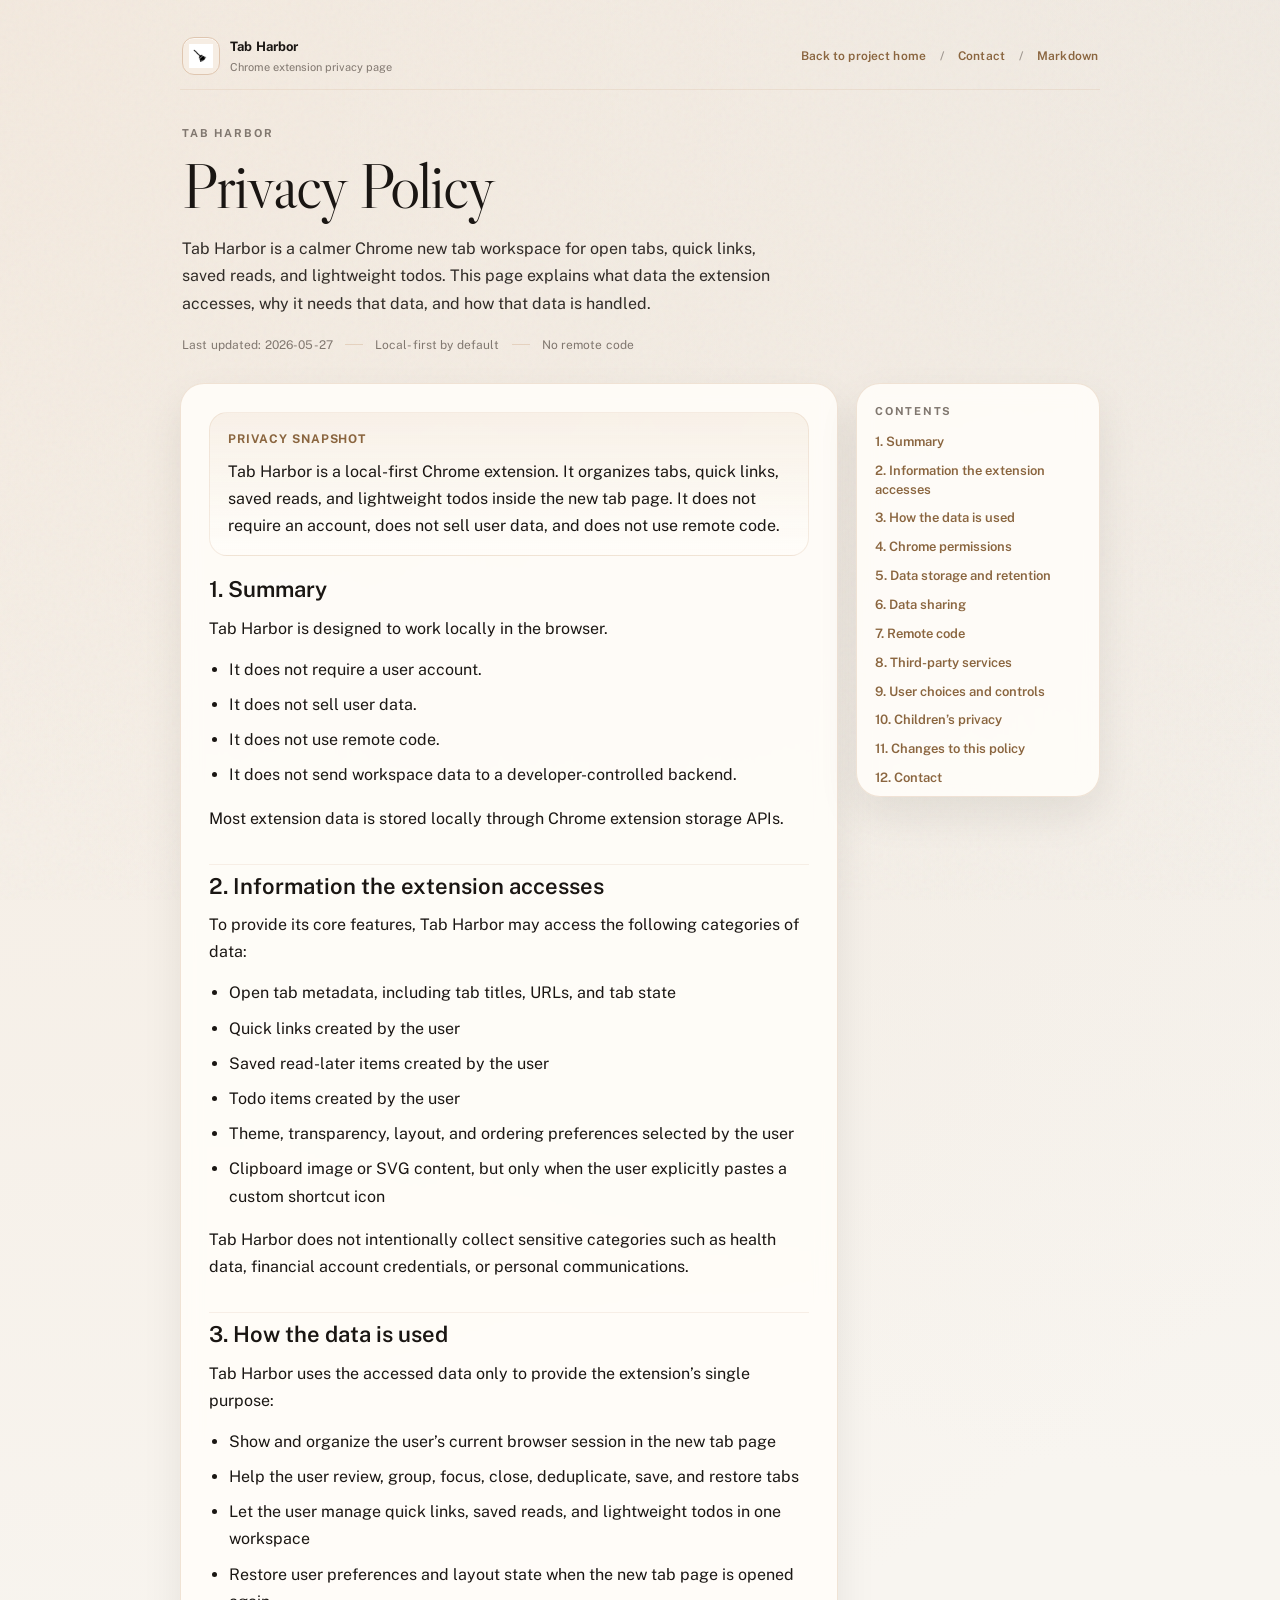
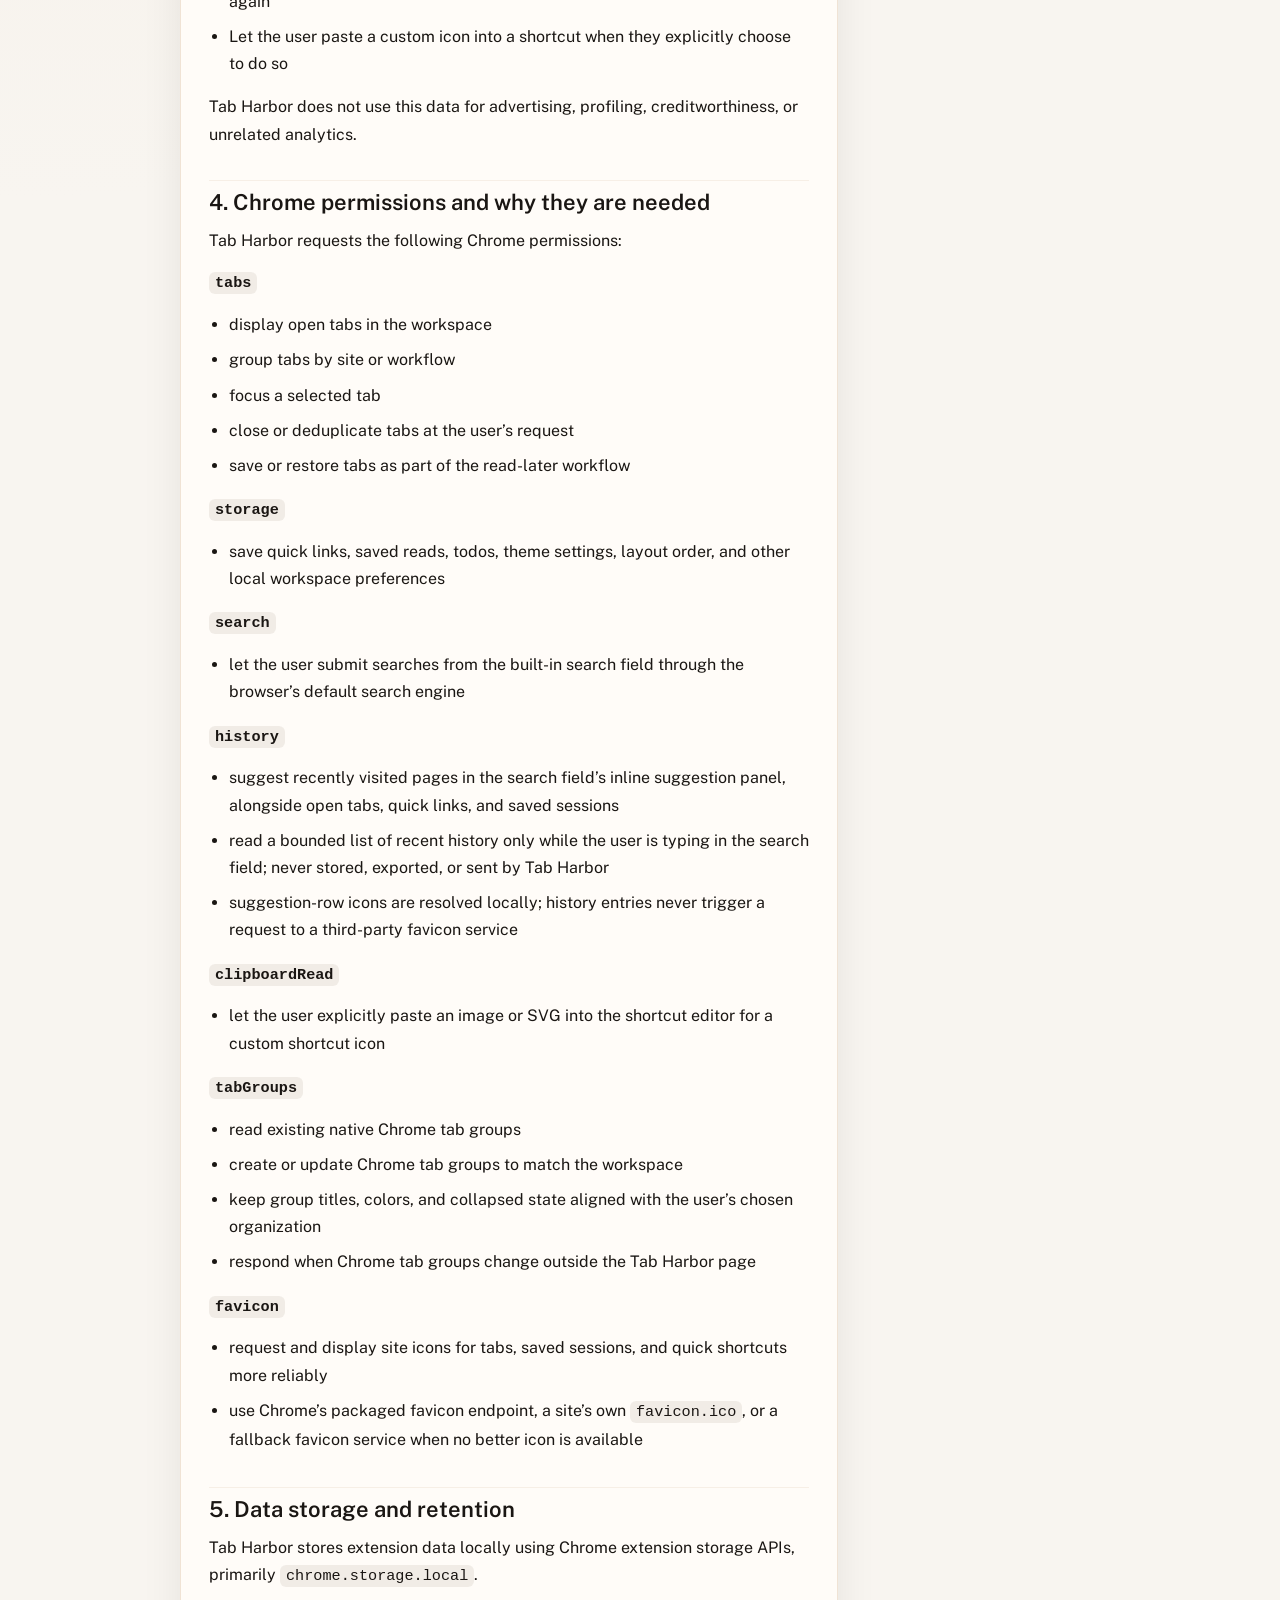
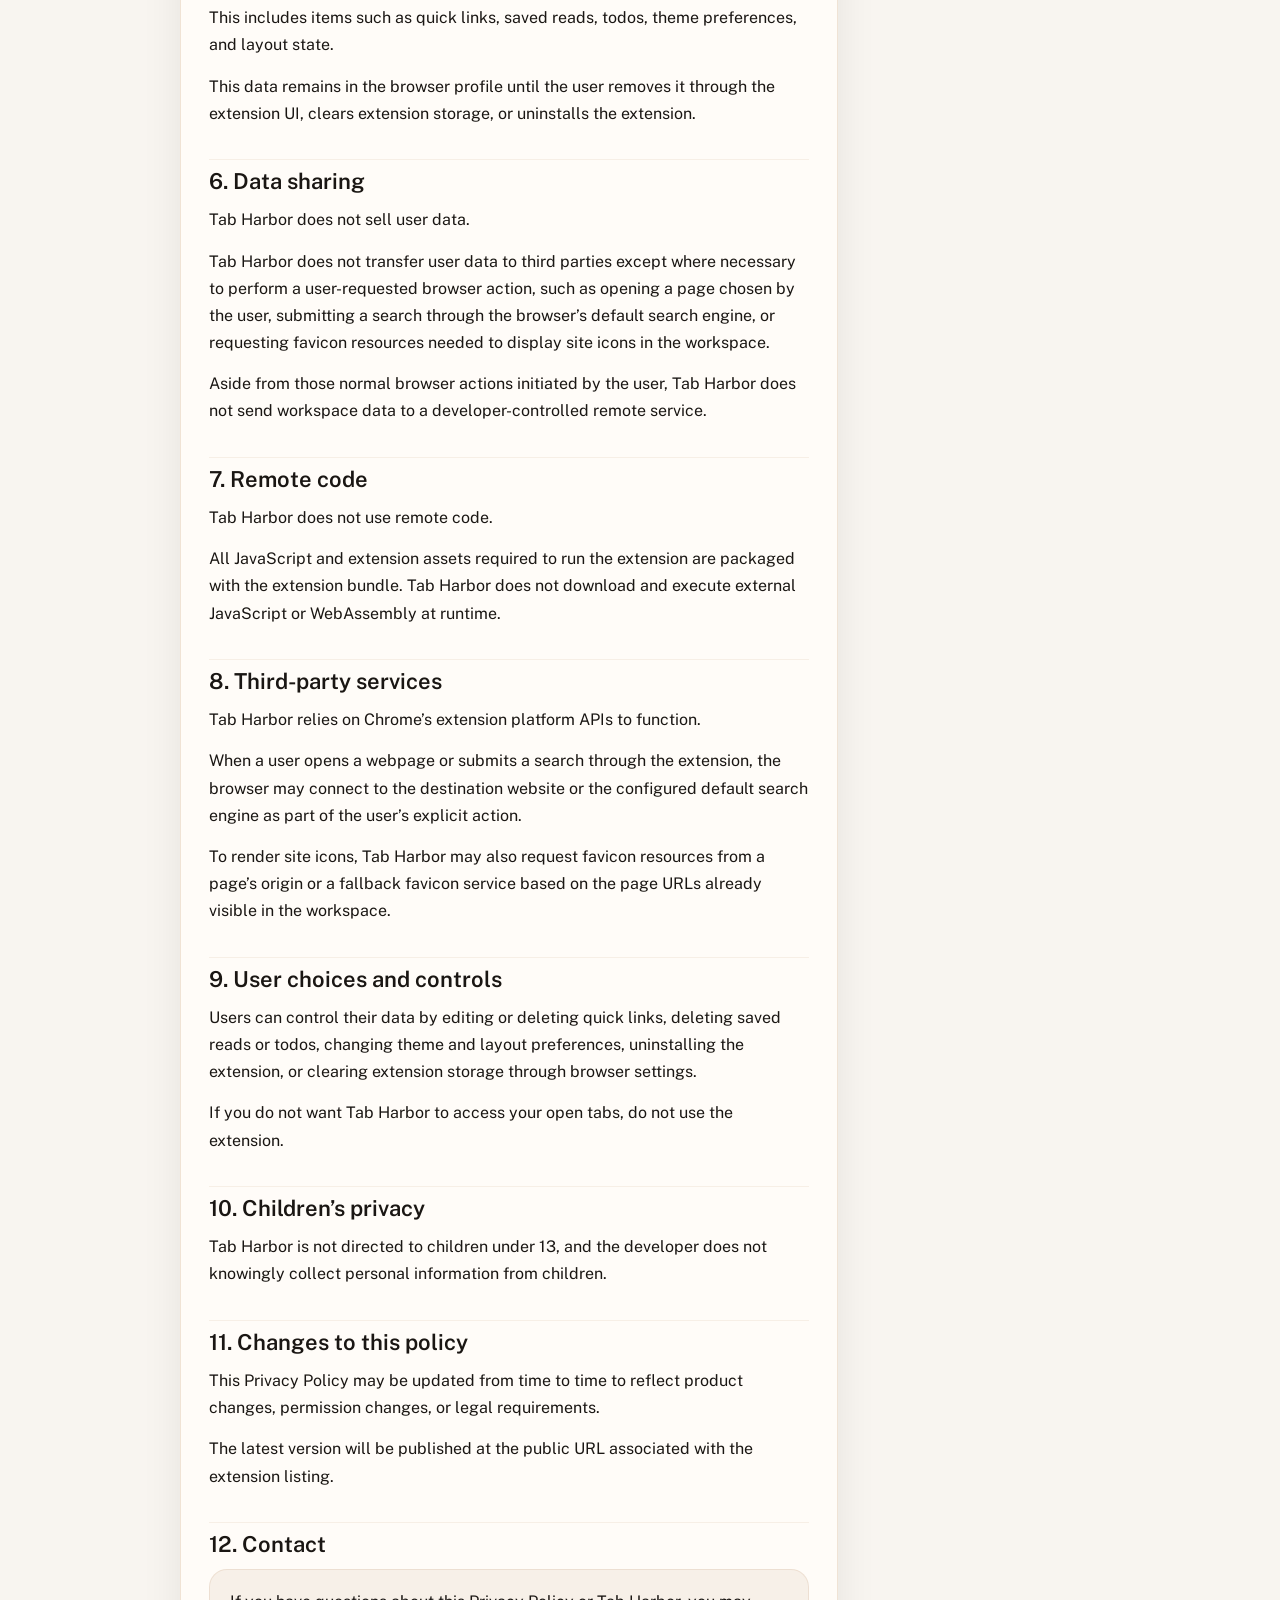
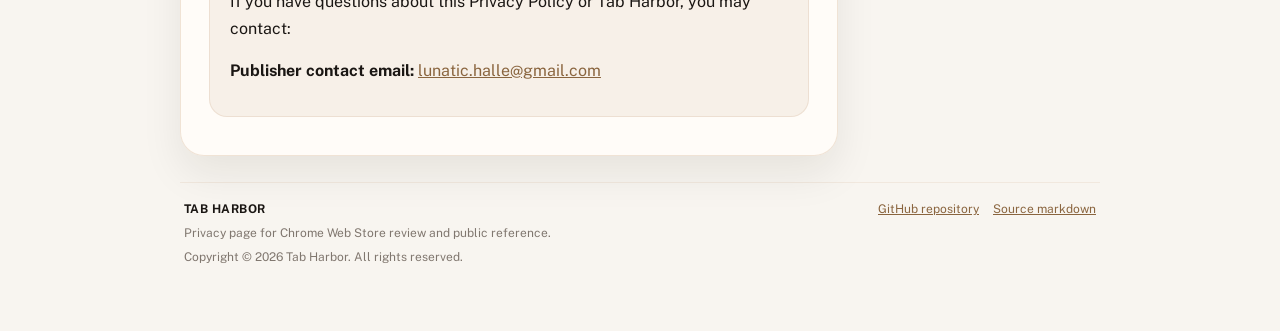
<file: privacy.html>
<!DOCTYPE html>
<html lang="en">
<head>
  <meta charset="UTF-8">
  <meta name="viewport" content="width=device-width, initial-scale=1.0">
  <title>Tab Harbor Privacy Policy</title>
  <meta name="description" content="Privacy Policy for Tab Harbor, a calmer Chrome new tab workspace for tabs, quick links, saved reads, and lightweight todos.">
  <link rel="preconnect" href="https://fonts.googleapis.com">
  <link rel="preconnect" href="https://fonts.gstatic.com" crossorigin>
  <link href="https://fonts.googleapis.com/css2?family=Libre+Caslon+Display&family=Public+Sans:wght@400;500;600;700&display=swap" rel="stylesheet">
  <style>
    :root {
      --ink: #1a1613;
      --paper: #f8f5f0;
      --card: #fffdf9;
      --warm-gray: #e8e2da;
      --muted: #80776f;
      --accent: #8a653f;
      --accent-soft: #f2e7db;
      --accent-border: #d4b396;
      --shadow: 0 18px 42px rgba(26, 22, 19, 0.08);
      --line: rgba(212, 179, 150, 0.24);
    }

    * {
      box-sizing: border-box;
    }

    body {
      margin: 0;
      font-family: "Public Sans", sans-serif;
      color: var(--ink);
      background:
        radial-gradient(circle at top left, rgba(242, 231, 219, 0.8), transparent 34%),
        radial-gradient(circle at top right, rgba(232, 226, 218, 0.55), transparent 28%),
        var(--paper);
      line-height: 1.7;
    }

    body::before {
      content: "";
      position: fixed;
      inset: 0;
      pointer-events: none;
      opacity: 0.04;
      background-image: url("data:image/svg+xml,%3Csvg viewBox='0 0 256 256' xmlns='http://www.w3.org/2000/svg'%3E%3Cfilter id='noise'%3E%3CfeTurbulence type='fractalNoise' baseFrequency='0.85' numOctaves='4' stitchTiles='stitch'/%3E%3C/filter%3E%3Crect width='100%25' height='100%25' filter='url(%23noise)'/%3E%3C/svg%3E");
    }

    .page {
      width: min(920px, calc(100vw - 32px));
      margin: 0 auto;
      padding: 36px 0 72px;
      position: relative;
      z-index: 1;
    }

    .topbar {
      display: flex;
      align-items: center;
      justify-content: space-between;
      gap: 16px;
      margin-bottom: 28px;
      padding: 0 2px 12px;
      border-bottom: 1px solid var(--line);
    }

    .brandmark {
      display: inline-flex;
      align-items: center;
      gap: 10px;
      min-width: 0;
      color: var(--ink);
      text-decoration: none;
    }

    .brandmark-badge {
      width: 38px;
      height: 38px;
      border-radius: 12px;
      background: color-mix(in srgb, var(--accent-soft) 72%, var(--card) 28%);
      border: 1px solid color-mix(in srgb, var(--accent-border) 74%, var(--card) 26%);
      display: inline-flex;
      align-items: center;
      justify-content: center;
      box-shadow: inset 0 1px 0 rgba(255, 255, 255, 0.5);
      flex-shrink: 0;
      overflow: hidden;
    }

    .brandmark-badge img {
      width: 24px;
      height: 24px;
      display: block;
    }

    .brandmark-text {
      display: flex;
      flex-direction: column;
      min-width: 0;
    }

    .brandmark-title {
      font-size: 13px;
      font-weight: 700;
      letter-spacing: 0.01em;
    }

    .brandmark-meta {
      font-size: 11px;
      color: var(--muted);
    }

    .topbar-links {
      display: flex;
      flex-wrap: wrap;
      gap: 10px 14px;
      justify-content: flex-end;
    }

    .topbar-link {
      display: inline-flex;
      align-items: center;
      color: var(--accent);
      text-decoration: none;
      font-size: 12px;
      font-weight: 600;
      letter-spacing: 0.01em;
    }

    .topbar-link + .topbar-link::before {
      content: "/";
      margin-right: 14px;
      color: color-mix(in srgb, var(--muted) 76%, var(--paper) 24%);
    }

    .hero {
      padding: 6px 2px 28px;
    }

    .eyebrow {
      margin: 0 0 14px;
      font-size: 11px;
      letter-spacing: 0.18em;
      text-transform: uppercase;
      color: var(--muted);
      font-weight: 700;
    }

    h1 {
      margin: 0;
      font-family: "Libre Caslon Display", serif;
      font-size: clamp(42px, 7vw, 64px);
      line-height: 0.95;
      font-weight: 400;
      letter-spacing: -0.03em;
    }

    .subtitle {
      margin: 18px 0 0;
      max-width: 60ch;
      font-size: 16px;
      color: color-mix(in srgb, var(--ink) 78%, var(--muted) 22%);
    }

    .meta {
      display: flex;
      flex-wrap: wrap;
      gap: 8px 12px;
      margin-top: 18px;
      color: var(--muted);
      font-size: 12px;
      letter-spacing: 0.01em;
    }

    .meta-item {
      display: inline-flex;
      align-items: center;
      gap: 12px;
    }

    .meta-item + .meta-item::before {
      content: "";
      width: 18px;
      height: 1px;
      background: rgba(212, 179, 150, 0.45);
      transform: translateY(-1px);
    }

    .layout {
      display: grid;
      grid-template-columns: minmax(0, 1fr) 244px;
      gap: 18px;
      align-items: start;
    }

    .card {
      background: rgba(255, 253, 249, 0.9);
      border: 1px solid rgba(212, 179, 150, 0.35);
      border-radius: 24px;
      box-shadow: var(--shadow);
      padding: 28px 28px 12px;
      backdrop-filter: blur(10px);
    }

    .toc-card {
      position: sticky;
      top: 18px;
      padding: 18px 18px 8px;
    }

    .toc-title {
      margin: 0 0 12px;
      font-size: 11px;
      letter-spacing: 0.16em;
      text-transform: uppercase;
      color: var(--muted);
      font-weight: 700;
    }

    .toc {
      display: grid;
      gap: 10px;
    }

    .toc a {
      color: var(--accent);
      text-decoration: none;
      font-size: 13px;
      font-weight: 600;
      line-height: 1.45;
    }

    .toc a:hover,
    .toc a:focus-visible {
      text-decoration: underline;
      text-underline-offset: 3px;
    }

    section {
      padding-bottom: 18px;
      margin-bottom: 8px;
      border-bottom: 1px solid rgba(212, 179, 150, 0.18);
    }

    section:last-of-type {
      border-bottom: none;
    }

    h2 {
      margin: 0 0 12px;
      font-size: 22px;
      line-height: 1.2;
      font-weight: 600;
      color: var(--ink);
    }

    .legal-note {
      margin: 0 0 20px;
      padding: 16px 18px;
      border-radius: 18px;
      border: 1px solid rgba(212, 179, 150, 0.24);
      background: linear-gradient(180deg, rgba(242, 231, 219, 0.54), rgba(255, 253, 249, 0.78));
    }

    .legal-note-title {
      margin: 0 0 8px;
      font-size: 12px;
      font-weight: 700;
      letter-spacing: 0.08em;
      text-transform: uppercase;
      color: var(--accent);
    }

    .legal-note p:last-child {
      margin-bottom: 0;
    }

    p {
      margin: 0 0 14px;
    }

    ul {
      margin: 0 0 16px;
      padding-left: 20px;
    }

    li {
      margin-bottom: 8px;
    }

    code {
      font-family: ui-monospace, SFMono-Regular, Menlo, monospace;
      font-size: 0.95em;
      background: rgba(232, 226, 218, 0.6);
      padding: 2px 6px;
      border-radius: 6px;
    }

    .contact {
      margin-top: 10px;
      padding: 18px 20px;
      border-radius: 18px;
      background: color-mix(in srgb, var(--accent-soft) 58%, var(--card) 42%);
      border: 1px solid rgba(212, 179, 150, 0.28);
    }

    .footer {
      display: grid;
      grid-template-columns: minmax(0, 1fr) auto;
      gap: 14px 20px;
      margin-top: 26px;
      padding: 16px 4px 0;
      border-top: 1px solid rgba(212, 179, 150, 0.2);
      color: var(--muted);
      font-size: 12px;
    }

    .footer-brand {
      display: flex;
      flex-direction: column;
      gap: 4px;
      min-width: 0;
    }

    .footer-title {
      color: var(--ink);
      font-size: 12px;
      font-weight: 700;
      letter-spacing: 0.04em;
      text-transform: uppercase;
    }

    .footer-links {
      display: flex;
      flex-wrap: wrap;
      gap: 10px 14px;
      justify-content: flex-end;
    }

    a {
      color: var(--accent);
    }

    a:hover,
    a:focus-visible {
      text-underline-offset: 3px;
    }

    @media (max-width: 900px) {
      .layout {
        grid-template-columns: 1fr;
      }

      .toc-card {
        position: static;
        order: -1;
      }

      .toc {
        grid-template-columns: repeat(auto-fit, minmax(220px, 1fr));
        gap: 10px 16px;
      }
    }

    @media (max-width: 720px) {
      .page {
        width: min(100vw - 24px, 920px);
        padding: 22px 0 42px;
      }

      .card {
        padding: 22px 20px 8px;
        border-radius: 20px;
      }

      .subtitle {
        font-size: 15px;
      }

      .topbar {
        padding-bottom: 12px;
        align-items: flex-start;
        flex-direction: column;
      }

      .topbar-links {
        justify-content: flex-start;
      }

      .footer {
        grid-template-columns: 1fr;
      }

      .footer-links {
        justify-content: flex-start;
      }
    }
  </style>
</head>
<body>
  <main class="page">
    <div class="topbar">
      <a class="brandmark" href="https://github.com/V-IOLE-T/tab-harbor" target="_blank" rel="noreferrer">
        <span class="brandmark-badge" aria-hidden="true">
          <img src="extension/icons/icon128.png" alt="">
        </span>
        <span class="brandmark-text">
          <span class="brandmark-title">Tab Harbor</span>
          <span class="brandmark-meta">Chrome extension privacy page</span>
        </span>
      </a>
      <div class="topbar-links">
        <a class="topbar-link" href="https://github.com/V-IOLE-T/tab-harbor" target="_blank" rel="noreferrer">Back to project home</a>
        <a class="topbar-link" href="#contact">Contact</a>
        <a class="topbar-link" href="https://github.com/V-IOLE-T/tab-harbor/blob/main/PRIVACY.md" target="_blank" rel="noreferrer">Markdown</a>
      </div>
    </div>

    <header class="hero">
      <p class="eyebrow">Tab Harbor</p>
      <h1>Privacy Policy</h1>
      <p class="subtitle">
        Tab Harbor is a calmer Chrome new tab workspace for open tabs, quick links, saved reads, and lightweight todos.
        This page explains what data the extension accesses, why it needs that data, and how that data is handled.
      </p>
      <div class="meta" aria-label="Policy metadata">
        <span class="meta-item">Last updated: 2026-05-27</span>
        <span class="meta-item">Local-first by default</span>
        <span class="meta-item">No remote code</span>
      </div>
    </header>

    <div class="layout">
      <article class="card">
        <div class="legal-note">
          <p class="legal-note-title">Privacy Snapshot</p>
          <p>Tab Harbor is a local-first Chrome extension. It organizes tabs, quick links, saved reads, and lightweight todos inside the new tab page. It does not require an account, does not sell user data, and does not use remote code.</p>
        </div>

        <section id="summary">
          <h2>1. Summary</h2>
          <p>Tab Harbor is designed to work locally in the browser.</p>
          <ul>
            <li>It does not require a user account.</li>
            <li>It does not sell user data.</li>
            <li>It does not use remote code.</li>
            <li>It does not send workspace data to a developer-controlled backend.</li>
          </ul>
          <p>Most extension data is stored locally through Chrome extension storage APIs.</p>
        </section>

        <section id="data-accessed">
          <h2>2. Information the extension accesses</h2>
          <p>To provide its core features, Tab Harbor may access the following categories of data:</p>
          <ul>
            <li>Open tab metadata, including tab titles, URLs, and tab state</li>
            <li>Quick links created by the user</li>
            <li>Saved read-later items created by the user</li>
            <li>Todo items created by the user</li>
            <li>Theme, transparency, layout, and ordering preferences selected by the user</li>
            <li>Clipboard image or SVG content, but only when the user explicitly pastes a custom shortcut icon</li>
          </ul>
          <p>Tab Harbor does not intentionally collect sensitive categories such as health data, financial account credentials, or personal communications.</p>
        </section>

        <section id="data-use">
          <h2>3. How the data is used</h2>
          <p>Tab Harbor uses the accessed data only to provide the extension’s single purpose:</p>
          <ul>
            <li>Show and organize the user’s current browser session in the new tab page</li>
            <li>Help the user review, group, focus, close, deduplicate, save, and restore tabs</li>
            <li>Let the user manage quick links, saved reads, and lightweight todos in one workspace</li>
            <li>Restore user preferences and layout state when the new tab page is opened again</li>
            <li>Let the user paste a custom icon into a shortcut when they explicitly choose to do so</li>
          </ul>
          <p>Tab Harbor does not use this data for advertising, profiling, creditworthiness, or unrelated analytics.</p>
        </section>

        <section id="permissions">
          <h2>4. Chrome permissions and why they are needed</h2>
          <p>Tab Harbor requests the following Chrome permissions:</p>
          <p><strong><code>tabs</code></strong></p>
          <ul>
            <li>display open tabs in the workspace</li>
            <li>group tabs by site or workflow</li>
            <li>focus a selected tab</li>
            <li>close or deduplicate tabs at the user’s request</li>
            <li>save or restore tabs as part of the read-later workflow</li>
          </ul>
          <p><strong><code>storage</code></strong></p>
          <ul>
            <li>save quick links, saved reads, todos, theme settings, layout order, and other local workspace preferences</li>
          </ul>
          <p><strong><code>search</code></strong></p>
          <ul>
            <li>let the user submit searches from the built-in search field through the browser’s default search engine</li>
          </ul>
          <p><strong><code>history</code></strong></p>
          <ul>
            <li>suggest recently visited pages in the search field’s inline suggestion panel, alongside open tabs, quick links, and saved sessions</li>
            <li>read a bounded list of recent history only while the user is typing in the search field; never stored, exported, or sent by Tab Harbor</li>
            <li>suggestion-row icons are resolved locally; history entries never trigger a request to a third-party favicon service</li>
          </ul>
          <p><strong><code>clipboardRead</code></strong></p>
          <ul>
            <li>let the user explicitly paste an image or SVG into the shortcut editor for a custom shortcut icon</li>
          </ul>
          <p><strong><code>tabGroups</code></strong></p>
          <ul>
            <li>read existing native Chrome tab groups</li>
            <li>create or update Chrome tab groups to match the workspace</li>
            <li>keep group titles, colors, and collapsed state aligned with the user’s chosen organization</li>
            <li>respond when Chrome tab groups change outside the Tab Harbor page</li>
          </ul>
          <p><strong><code>favicon</code></strong></p>
          <ul>
            <li>request and display site icons for tabs, saved sessions, and quick shortcuts more reliably</li>
            <li>use Chrome’s packaged favicon endpoint, a site’s own <code>favicon.ico</code>, or a fallback favicon service when no better icon is available</li>
          </ul>
        </section>

        <section id="storage">
          <h2>5. Data storage and retention</h2>
          <p>Tab Harbor stores extension data locally using Chrome extension storage APIs, primarily <code>chrome.storage.local</code>.</p>
          <p>This includes items such as quick links, saved reads, todos, theme preferences, and layout state.</p>
          <p>This data remains in the browser profile until the user removes it through the extension UI, clears extension storage, or uninstalls the extension.</p>
        </section>

        <section id="sharing">
          <h2>6. Data sharing</h2>
          <p>Tab Harbor does not sell user data.</p>
          <p>Tab Harbor does not transfer user data to third parties except where necessary to perform a user-requested browser action, such as opening a page chosen by the user, submitting a search through the browser’s default search engine, or requesting favicon resources needed to display site icons in the workspace.</p>
          <p>Aside from those normal browser actions initiated by the user, Tab Harbor does not send workspace data to a developer-controlled remote service.</p>
        </section>

        <section id="remote-code">
          <h2>7. Remote code</h2>
          <p>Tab Harbor does not use remote code.</p>
          <p>All JavaScript and extension assets required to run the extension are packaged with the extension bundle. Tab Harbor does not download and execute external JavaScript or WebAssembly at runtime.</p>
        </section>

        <section id="third-party">
          <h2>8. Third-party services</h2>
          <p>Tab Harbor relies on Chrome’s extension platform APIs to function.</p>
          <p>When a user opens a webpage or submits a search through the extension, the browser may connect to the destination website or the configured default search engine as part of the user’s explicit action.</p>
          <p>To render site icons, Tab Harbor may also request favicon resources from a page’s origin or a fallback favicon service based on the page URLs already visible in the workspace.</p>
        </section>

        <section id="choices">
          <h2>9. User choices and controls</h2>
          <p>Users can control their data by editing or deleting quick links, deleting saved reads or todos, changing theme and layout preferences, uninstalling the extension, or clearing extension storage through browser settings.</p>
          <p>If you do not want Tab Harbor to access your open tabs, do not use the extension.</p>
        </section>

        <section id="children">
          <h2>10. Children’s privacy</h2>
          <p>Tab Harbor is not directed to children under 13, and the developer does not knowingly collect personal information from children.</p>
        </section>

        <section id="changes">
          <h2>11. Changes to this policy</h2>
          <p>This Privacy Policy may be updated from time to time to reflect product changes, permission changes, or legal requirements.</p>
          <p>The latest version will be published at the public URL associated with the extension listing.</p>
        </section>

        <section id="contact">
          <h2>12. Contact</h2>
          <div class="contact">
            <p>If you have questions about this Privacy Policy or Tab Harbor, you may contact:</p>
            <p><strong>Publisher contact email:</strong> <a href="mailto:lunatic.halle@gmail.com">lunatic.halle@gmail.com</a></p>
          </div>
        </section>
      </article>

      <aside class="card toc-card">
        <p class="toc-title">Contents</p>
        <nav class="toc" aria-label="Table of contents">
          <a href="#summary">1. Summary</a>
          <a href="#data-accessed">2. Information the extension accesses</a>
          <a href="#data-use">3. How the data is used</a>
          <a href="#permissions">4. Chrome permissions</a>
          <a href="#storage">5. Data storage and retention</a>
          <a href="#sharing">6. Data sharing</a>
          <a href="#remote-code">7. Remote code</a>
          <a href="#third-party">8. Third-party services</a>
          <a href="#choices">9. User choices and controls</a>
          <a href="#children">10. Children’s privacy</a>
          <a href="#changes">11. Changes to this policy</a>
          <a href="#contact">12. Contact</a>
        </nav>
      </aside>
    </div>

    <footer class="footer">
      <div class="footer-brand">
        <span class="footer-title">Tab Harbor</span>
        <span>Privacy page for Chrome Web Store review and public reference.</span>
        <span>Copyright © 2026 Tab Harbor. All rights reserved.</span>
      </div>
      <div class="footer-links">
        <a href="https://github.com/V-IOLE-T/tab-harbor" target="_blank" rel="noreferrer">GitHub repository</a>
        <a href="https://github.com/V-IOLE-T/tab-harbor/blob/main/PRIVACY.md" target="_blank" rel="noreferrer">Source markdown</a>
      </div>
    </footer>
  </main>
</body>
</html>
</file>
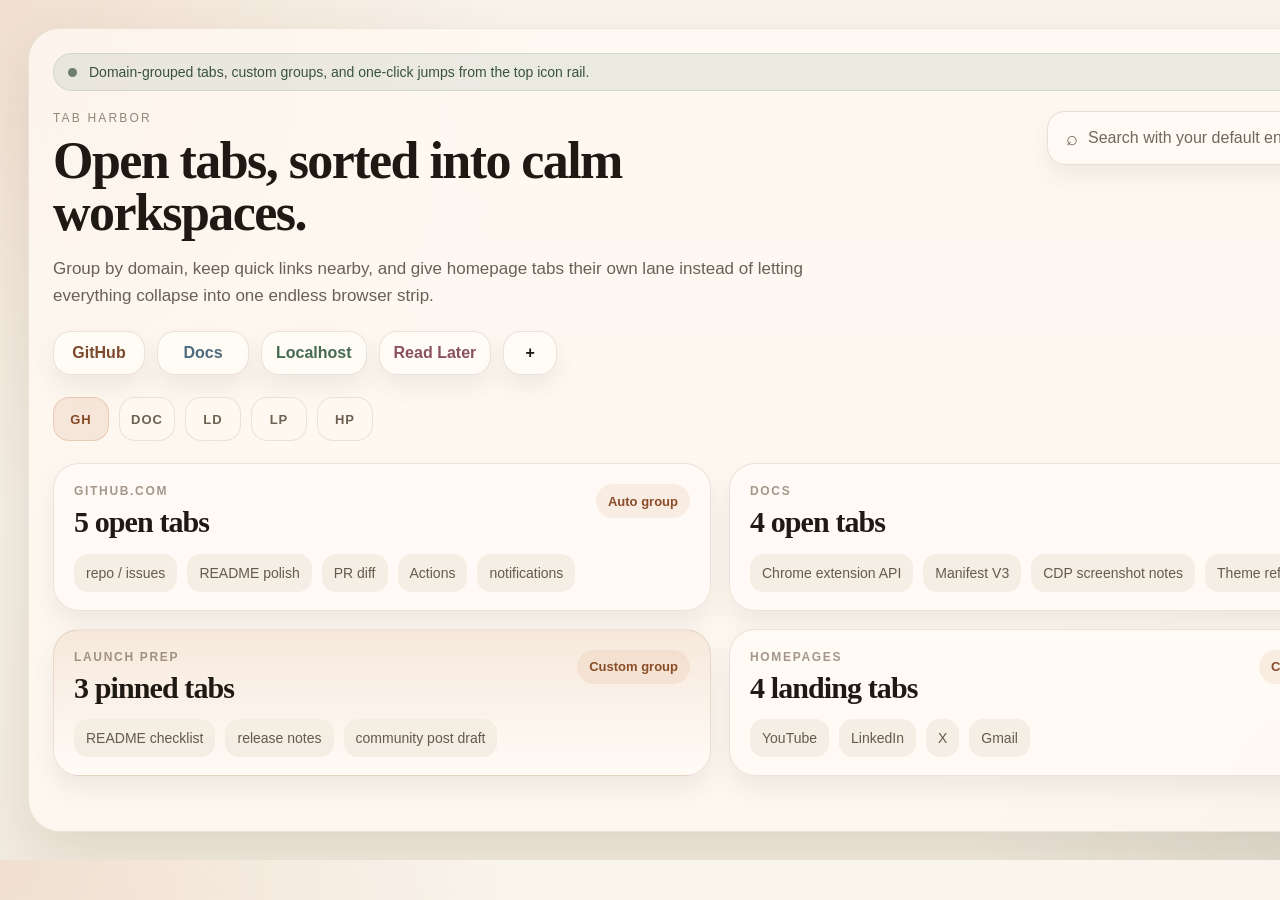
<file: assets/readme/mockups.html>
<!DOCTYPE html>
<html lang="en">
<head>
  <meta charset="UTF-8">
  <meta name="viewport" content="width=device-width, initial-scale=1.0">
  <title>Tab Harbor README Mockups</title>
  <link rel="stylesheet" href="./mockups.css">
</head>
<body>
  <main class="stage">
    <section class="scene" data-scene="overview">
      <div class="window">
        <div class="banner">
          <span class="banner-dot"></span>
          Domain-grouped tabs, custom groups, and one-click jumps from the top icon rail.
        </div>
        <header class="hero">
          <div>
            <p class="eyebrow">Tab Harbor</p>
            <h1>Open tabs, sorted into calm workspaces.</h1>
            <p class="subcopy">
              Group by domain, keep quick links nearby, and give homepage tabs their own lane instead of letting
              everything collapse into one endless browser strip.
            </p>
          </div>
          <div class="search">
            <span class="search-icon">⌕</span>
            <span>Search with your default engine...</span>
          </div>
        </header>

        <div class="shortcut-row">
          <span class="shortcut github">GitHub</span>
          <span class="shortcut docs">Docs</span>
          <span class="shortcut local">Localhost</span>
          <span class="shortcut read">Read Later</span>
          <span class="shortcut add">+</span>
        </div>

        <div class="icon-rail">
          <span class="rail-pill active">GH</span>
          <span class="rail-pill">DOC</span>
          <span class="rail-pill">LD</span>
          <span class="rail-pill">LP</span>
          <span class="rail-pill">HP</span>
        </div>

        <div class="content-grid">
          <article class="workspace-card">
            <div class="card-head">
              <div>
                <p class="label">github.com</p>
                <h2>5 open tabs</h2>
              </div>
              <span class="badge">Auto group</span>
            </div>
            <div class="chips">
              <span class="chip">repo / issues</span>
              <span class="chip">README polish</span>
              <span class="chip">PR diff</span>
              <span class="chip">Actions</span>
              <span class="chip">notifications</span>
            </div>
          </article>

          <article class="workspace-card">
            <div class="card-head">
              <div>
                <p class="label">Docs</p>
                <h2>4 open tabs</h2>
              </div>
              <span class="badge">Jump fast</span>
            </div>
            <div class="chips">
              <span class="chip">Chrome extension API</span>
              <span class="chip">Manifest V3</span>
              <span class="chip">CDP screenshot notes</span>
              <span class="chip">Theme reference</span>
            </div>
          </article>

          <article class="workspace-card accent">
            <div class="card-head">
              <div>
                <p class="label">Launch Prep</p>
                <h2>3 pinned tabs</h2>
              </div>
              <span class="badge">Custom group</span>
            </div>
            <div class="chips">
              <span class="chip">README checklist</span>
              <span class="chip">release notes</span>
              <span class="chip">community post draft</span>
            </div>
          </article>

          <article class="workspace-card">
            <div class="card-head">
              <div>
                <p class="label">Homepages</p>
                <h2>4 landing tabs</h2>
              </div>
              <span class="badge">Clean top bar</span>
            </div>
            <div class="chips">
              <span class="chip">YouTube</span>
              <span class="chip">LinkedIn</span>
              <span class="chip">X</span>
              <span class="chip">Gmail</span>
            </div>
          </article>
        </div>
      </div>
    </section>

    <section class="scene" data-scene="saved">
      <div class="window">
        <header class="hero compact">
          <div>
            <p class="eyebrow">Saved For Later</p>
            <h1>Turn “not now” tabs into an inbox.</h1>
          </div>
          <div class="drawer-tabs">
            <span class="drawer-tab active">Saved</span>
            <span class="drawer-tab">Todos</span>
          </div>
        </header>

        <div class="split-layout">
          <div class="left-stack">
            <article class="workspace-card">
              <div class="card-head">
                <div>
                  <p class="label">linux.do</p>
                  <h2>3 open tabs</h2>
                </div>
                <span class="badge">Community</span>
              </div>
              <div class="chips">
                <span class="chip">Extension feedback</span>
                <span class="chip">Showcase thread</span>
                <span class="chip">Launch notes</span>
              </div>
            </article>

            <article class="workspace-card">
              <div class="card-head">
                <div>
                  <p class="label">localhost</p>
                  <h2>2 active tabs</h2>
                </div>
                <span class="badge">:3000 / :5173</span>
              </div>
              <div class="chips">
                <span class="chip">preview build</span>
                <span class="chip">extension sandbox</span>
              </div>
            </article>
          </div>

          <aside class="drawer">
            <div class="drawer-header">
              <div>
                <p class="label">Saved for later</p>
                <h2>5 waiting reads</h2>
              </div>
              <span class="mini-action">Search</span>
            </div>

            <div class="list">
              <div class="list-item">
                <div class="checkbox"></div>
                <div>
                  <strong>Designing calm productivity surfaces</strong>
                  <p>Saved 2h ago · Medium</p>
                </div>
              </div>
              <div class="list-item">
                <div class="checkbox"></div>
                <div>
                  <strong>Chrome tabs API reference</strong>
                  <p>Saved yesterday · developer.chrome.com</p>
                </div>
              </div>
              <div class="list-item">
                <div class="checkbox"></div>
                <div>
                  <strong>Tab-out inspiration notes</strong>
                  <p>Saved yesterday · GitHub</p>
                </div>
              </div>
              <div class="list-item">
                <div class="checkbox"></div>
                <div>
                  <strong>README screenshot checklist</strong>
                  <p>Saved 3m ago · local note</p>
                </div>
              </div>
            </div>

            <div class="archive">
              <div class="archive-row">
                <span>Archive</span>
                <span>12 done</span>
              </div>
            </div>
          </aside>
        </div>
      </div>
    </section>

    <section class="scene" data-scene="todos">
      <div class="window">
        <header class="hero compact">
          <div>
            <p class="eyebrow">Tasks In Context</p>
            <h1>Keep todos where the tabs already live.</h1>
          </div>
          <div class="drawer-tabs">
            <span class="drawer-tab">Saved</span>
            <span class="drawer-tab active">Todos</span>
          </div>
        </header>

        <div class="split-layout">
          <div class="left-stack">
            <article class="workspace-card accent">
              <div class="card-head">
                <div>
                  <p class="label">Top icon rail</p>
                  <h2>One click to jump</h2>
                </div>
                <span class="badge">Focused navigation</span>
              </div>
              <div class="icon-rail left">
                <span class="rail-pill active">WK</span>
                <span class="rail-pill">DOC</span>
                <span class="rail-pill">GH</span>
                <span class="rail-pill">RD</span>
              </div>
              <div class="chips">
                <span class="chip">Work</span>
                <span class="chip">Docs</span>
                <span class="chip">GitHub</span>
                <span class="chip">Reading</span>
              </div>
            </article>

            <article class="workspace-card">
              <div class="card-head">
                <div>
                  <p class="label">Quick capture</p>
                  <h2>From a tab to a task</h2>
                </div>
                <span class="badge">No context switch</span>
              </div>
              <div class="chips">
                <span class="chip">Write changelog</span>
                <span class="chip">Trim duplicates</span>
                <span class="chip">Reply in Linux.do</span>
              </div>
            </article>
          </div>

          <aside class="drawer">
            <div class="drawer-header">
              <div>
                <p class="label">Todos</p>
                <h2>4 active tasks</h2>
              </div>
              <span class="mini-action">New</span>
            </div>

            <div class="todo-card">
              <div class="todo-row">
                <span class="todo-check checked"></span>
                <div>
                  <strong>Refresh README screenshots</strong>
                  <p>Feature showcase · in progress</p>
                </div>
              </div>
              <div class="todo-row">
                <span class="todo-check"></span>
                <div>
                  <strong>Highlight core selling points</strong>
                  <p>Domain groups, custom groups, top rail jump</p>
                </div>
              </div>
              <div class="todo-row">
                <span class="todo-check"></span>
                <div>
                  <strong>Add upstream acknowledgement</strong>
                  <p>Link to Zara's repo and Linux.do community</p>
                </div>
              </div>
            </div>

            <div class="archive">
              <div class="archive-row">
                <span>Archive</span>
                <span>7 completed</span>
              </div>
            </div>
          </aside>
        </div>
      </div>
    </section>

    <section class="scene" data-scene="themes">
      <div class="window">
        <div class="banner warning">
          <span class="banner-dot"></span>
          You have 2 Tab Harbor tabs open. Close extras and keep just this workspace.
          <span class="banner-action">Close extras</span>
        </div>

        <header class="hero compact">
          <div>
            <p class="eyebrow">Theme Controls</p>
            <h1>Switch themes, tune transparency, keep the browser tidy.</h1>
          </div>
          <div class="theme-trigger">Theme ▾</div>
        </header>

        <div class="theme-layout">
          <article class="workspace-card">
            <div class="card-head">
              <div>
                <p class="label">Cleanup actions</p>
                <h2>Fast duplicate control</h2>
              </div>
              <span class="badge">One click</span>
            </div>
            <div class="chips">
              <span class="chip">Close duplicate tabs</span>
              <span class="chip">Close all in group</span>
              <span class="chip">Keep one copy</span>
            </div>
          </article>

          <aside class="theme-panel">
            <div class="theme-header">
              <div>
                <p class="label">Appearance</p>
                <h2>Paper themes</h2>
              </div>
              <span class="mini-action">Upload background</span>
            </div>

            <div class="swatches">
              <span class="swatch paper active"></span>
              <span class="swatch sage"></span>
              <span class="swatch mist"></span>
              <span class="swatch blush"></span>
            </div>

            <div class="range-block">
              <div class="range-row">
                <span>Surface transparency</span>
                <strong>14%</strong>
              </div>
              <div class="range-track">
                <span class="range-thumb"></span>
              </div>
            </div>

            <div class="theme-preview">
              <div class="preview-card"></div>
              <div class="preview-card warm"></div>
            </div>
          </aside>
        </div>
      </div>
    </section>
  </main>

  <script>
    const scene = new URLSearchParams(window.location.search).get('scene') || 'overview';
    document.documentElement.dataset.scene = scene;
  </script>
</body>
</html>
</file>
<file: assets/readme/mockups.css>
:root {
  color-scheme: light;
  --ink: #1f1914;
  --paper: #f6f0e6;
  --paper-strong: #fffaf3;
  --line: rgba(109, 84, 51, 0.16);
  --accent: #c6723e;
  --accent-soft: rgba(198, 114, 62, 0.12);
  --sage: #5f7761;
  --mist: #63768a;
  --rose: #b46a70;
  --shadow: 0 24px 60px rgba(69, 48, 22, 0.12);
  --shadow-soft: 0 12px 24px rgba(69, 48, 22, 0.08);
  font-family: "SF Pro Text", "DM Sans", "Segoe UI", sans-serif;
}

* {
  box-sizing: border-box;
}

html,
body {
  margin: 0;
  width: 1440px;
  height: 860px;
  overflow: hidden;
}

body {
  background:
    radial-gradient(circle at top left, rgba(198, 114, 62, 0.16), transparent 30%),
    radial-gradient(circle at bottom right, rgba(95, 119, 97, 0.15), transparent 28%),
    linear-gradient(180deg, #f9f4ec 0%, #f3ece0 100%);
  color: var(--ink);
}

.stage,
.scene {
  width: 100%;
  height: 100%;
}

.scene {
  display: none;
  padding: 28px;
}

html[data-scene="overview"] .scene[data-scene="overview"],
html[data-scene="saved"] .scene[data-scene="saved"],
html[data-scene="todos"] .scene[data-scene="todos"],
html[data-scene="themes"] .scene[data-scene="themes"] {
  display: block;
}

.window {
  height: 100%;
  border: 1px solid rgba(151, 121, 83, 0.14);
  border-radius: 32px;
  background: rgba(255, 250, 243, 0.76);
  backdrop-filter: blur(14px);
  box-shadow: var(--shadow);
  padding: 24px 24px 28px;
}

.banner {
  display: flex;
  align-items: center;
  gap: 12px;
  background: rgba(98, 129, 105, 0.12);
  border: 1px solid rgba(98, 129, 105, 0.18);
  color: #38533d;
  border-radius: 999px;
  padding: 10px 14px;
  font-size: 14px;
}

.banner.warning {
  background: rgba(198, 114, 62, 0.12);
  border-color: rgba(198, 114, 62, 0.2);
  color: #7a4422;
}

.banner-dot {
  width: 9px;
  height: 9px;
  border-radius: 999px;
  background: currentColor;
  opacity: 0.7;
}

.banner-action {
  margin-left: auto;
  padding: 7px 12px;
  border-radius: 999px;
  background: rgba(255, 255, 255, 0.72);
  font-weight: 600;
}

.hero {
  display: flex;
  align-items: flex-start;
  justify-content: space-between;
  gap: 24px;
  margin-top: 20px;
}

.hero.compact {
  margin-bottom: 18px;
}

.eyebrow {
  margin: 0 0 10px;
  font-size: 12px;
  letter-spacing: 0.18em;
  text-transform: uppercase;
  color: rgba(70, 53, 35, 0.58);
}

h1,
h2 {
  margin: 0;
  font-family: "Iowan Old Style", "Georgia", serif;
  font-weight: 600;
  letter-spacing: -0.03em;
}

h1 {
  max-width: 760px;
  font-size: 52px;
  line-height: 1;
}

h2 {
  font-size: 30px;
  line-height: 1.05;
}

.subcopy {
  max-width: 760px;
  margin: 16px 0 0;
  color: rgba(48, 37, 26, 0.72);
  font-size: 17px;
  line-height: 1.6;
}

.search,
.theme-trigger,
.drawer-tabs {
  flex-shrink: 0;
  display: inline-flex;
  align-items: center;
  gap: 10px;
  min-height: 54px;
  padding: 0 18px;
  border-radius: 18px;
  border: 1px solid var(--line);
  background: rgba(255, 251, 245, 0.82);
  box-shadow: var(--shadow-soft);
  color: rgba(54, 41, 27, 0.7);
}

.search {
  min-width: 340px;
  justify-content: flex-start;
}

.search-icon {
  font-size: 20px;
}

.shortcut-row {
  display: flex;
  gap: 12px;
  margin-top: 22px;
}

.shortcut {
  display: inline-flex;
  align-items: center;
  justify-content: center;
  min-width: 92px;
  padding: 12px 14px;
  border-radius: 18px;
  border: 1px solid rgba(111, 88, 58, 0.14);
  background: rgba(255, 251, 246, 0.84);
  box-shadow: var(--shadow-soft);
  font-weight: 600;
}

.shortcut.github { color: #7c4a2d; }
.shortcut.docs { color: #4d6a7f; }
.shortcut.local { color: #456a52; }
.shortcut.read { color: #8a5260; }
.shortcut.add { min-width: 54px; }

.icon-rail {
  display: flex;
  gap: 10px;
  margin-top: 22px;
}

.icon-rail.left {
  margin-top: 18px;
}

.rail-pill {
  display: inline-flex;
  align-items: center;
  justify-content: center;
  min-width: 56px;
  height: 44px;
  border-radius: 16px;
  background: rgba(255, 248, 240, 0.8);
  border: 1px solid rgba(111, 88, 58, 0.14);
  font-size: 13px;
  font-weight: 700;
  letter-spacing: 0.08em;
  color: rgba(65, 49, 31, 0.76);
}

.rail-pill.active {
  background: var(--accent-soft);
  border-color: rgba(198, 114, 62, 0.24);
  color: #874b27;
}

.content-grid {
  display: grid;
  grid-template-columns: repeat(2, minmax(0, 1fr));
  gap: 18px;
  margin-top: 22px;
}

.workspace-card,
.drawer,
.theme-panel {
  border-radius: 26px;
  border: 1px solid rgba(111, 88, 58, 0.14);
  background: rgba(255, 251, 246, 0.86);
  box-shadow: var(--shadow-soft);
}

.workspace-card {
  padding: 20px 20px 18px;
}

.workspace-card.accent {
  background:
    linear-gradient(180deg, rgba(198, 114, 62, 0.11) 0%, rgba(255, 251, 246, 0.92) 100%);
}

.card-head,
.drawer-header,
.theme-header,
.archive-row,
.range-row {
  display: flex;
  align-items: flex-start;
  justify-content: space-between;
  gap: 18px;
}

.label {
  margin: 0 0 8px;
  font-size: 12px;
  font-weight: 700;
  letter-spacing: 0.14em;
  text-transform: uppercase;
  color: rgba(80, 60, 40, 0.52);
}

.badge,
.mini-action {
  display: inline-flex;
  align-items: center;
  min-height: 34px;
  padding: 0 12px;
  border-radius: 999px;
  background: rgba(198, 114, 62, 0.1);
  color: #8a4d29;
  font-size: 13px;
  font-weight: 700;
}

.chips {
  display: flex;
  flex-wrap: wrap;
  gap: 10px;
  margin-top: 16px;
}

.chip {
  display: inline-flex;
  align-items: center;
  min-height: 38px;
  padding: 0 12px;
  border-radius: 14px;
  background: rgba(244, 237, 226, 0.92);
  color: rgba(58, 44, 29, 0.76);
  font-size: 14px;
}

.split-layout,
.theme-layout {
  display: grid;
  grid-template-columns: minmax(0, 1.3fr) minmax(360px, 0.9fr);
  gap: 20px;
  margin-top: 12px;
  height: calc(100% - 132px);
}

.left-stack {
  display: grid;
  gap: 18px;
  align-content: start;
}

.drawer,
.theme-panel {
  padding: 20px;
}

.list,
.todo-card {
  display: grid;
  gap: 12px;
  margin-top: 16px;
}

.list-item,
.todo-row {
  display: flex;
  align-items: flex-start;
  gap: 12px;
  padding: 14px;
  border-radius: 18px;
  background: rgba(243, 235, 224, 0.68);
}

.list-item p,
.todo-row p {
  margin: 6px 0 0;
  color: rgba(67, 51, 34, 0.66);
  font-size: 13px;
}

.checkbox,
.todo-check {
  width: 18px;
  height: 18px;
  margin-top: 2px;
  border-radius: 999px;
  border: 2px solid rgba(120, 94, 61, 0.4);
  flex-shrink: 0;
}

.todo-check.checked {
  background: var(--sage);
  border-color: var(--sage);
  box-shadow: inset 0 0 0 4px rgba(255, 255, 255, 0.86);
}

.archive {
  margin-top: 18px;
  padding-top: 16px;
  border-top: 1px solid rgba(111, 88, 58, 0.1);
  color: rgba(64, 49, 32, 0.68);
  font-size: 14px;
}

.drawer-tabs {
  padding: 6px;
  min-height: auto;
  gap: 8px;
}

.drawer-tab {
  padding: 10px 16px;
  border-radius: 14px;
  color: rgba(67, 51, 34, 0.66);
}

.drawer-tab.active {
  background: rgba(198, 114, 62, 0.12);
  color: #8a4d29;
  font-weight: 700;
}

.theme-layout {
  align-items: start;
}

.swatches {
  display: flex;
  gap: 12px;
  margin-top: 16px;
}

.swatch {
  width: 54px;
  height: 54px;
  border-radius: 18px;
  border: 1px solid rgba(111, 88, 58, 0.14);
  box-shadow: var(--shadow-soft);
}

.swatch.paper { background: linear-gradient(135deg, #fff8ef, #d99865); }
.swatch.sage { background: linear-gradient(135deg, #edf5e8, #7c9b81); }
.swatch.mist { background: linear-gradient(135deg, #eef3f8, #7d95ab); }
.swatch.blush { background: linear-gradient(135deg, #f8efef, #c78a8f); }

.swatch.active {
  outline: 3px solid rgba(198, 114, 62, 0.24);
}

.range-block {
  margin-top: 18px;
  padding: 16px;
  border-radius: 20px;
  background: rgba(244, 237, 226, 0.72);
}

.range-track {
  position: relative;
  height: 8px;
  margin-top: 14px;
  border-radius: 999px;
  background: linear-gradient(90deg, rgba(198, 114, 62, 0.28), rgba(198, 114, 62, 0.1));
}

.range-thumb {
  position: absolute;
  top: 50%;
  left: 32%;
  width: 18px;
  height: 18px;
  border-radius: 999px;
  background: #9f5c33;
  transform: translate(-50%, -50%);
  box-shadow: 0 6px 16px rgba(94, 53, 25, 0.24);
}

.theme-preview {
  display: grid;
  grid-template-columns: repeat(2, minmax(0, 1fr));
  gap: 14px;
  margin-top: 18px;
}

.preview-card {
  height: 160px;
  border-radius: 22px;
  background:
    radial-gradient(circle at top left, rgba(198, 114, 62, 0.16), transparent 34%),
    rgba(255, 249, 242, 0.92);
  border: 1px solid rgba(111, 88, 58, 0.12);
}

.preview-card.warm {
  background:
    radial-gradient(circle at bottom right, rgba(95, 119, 97, 0.18), transparent 34%),
    rgba(250, 244, 236, 0.92);
}
</file>
